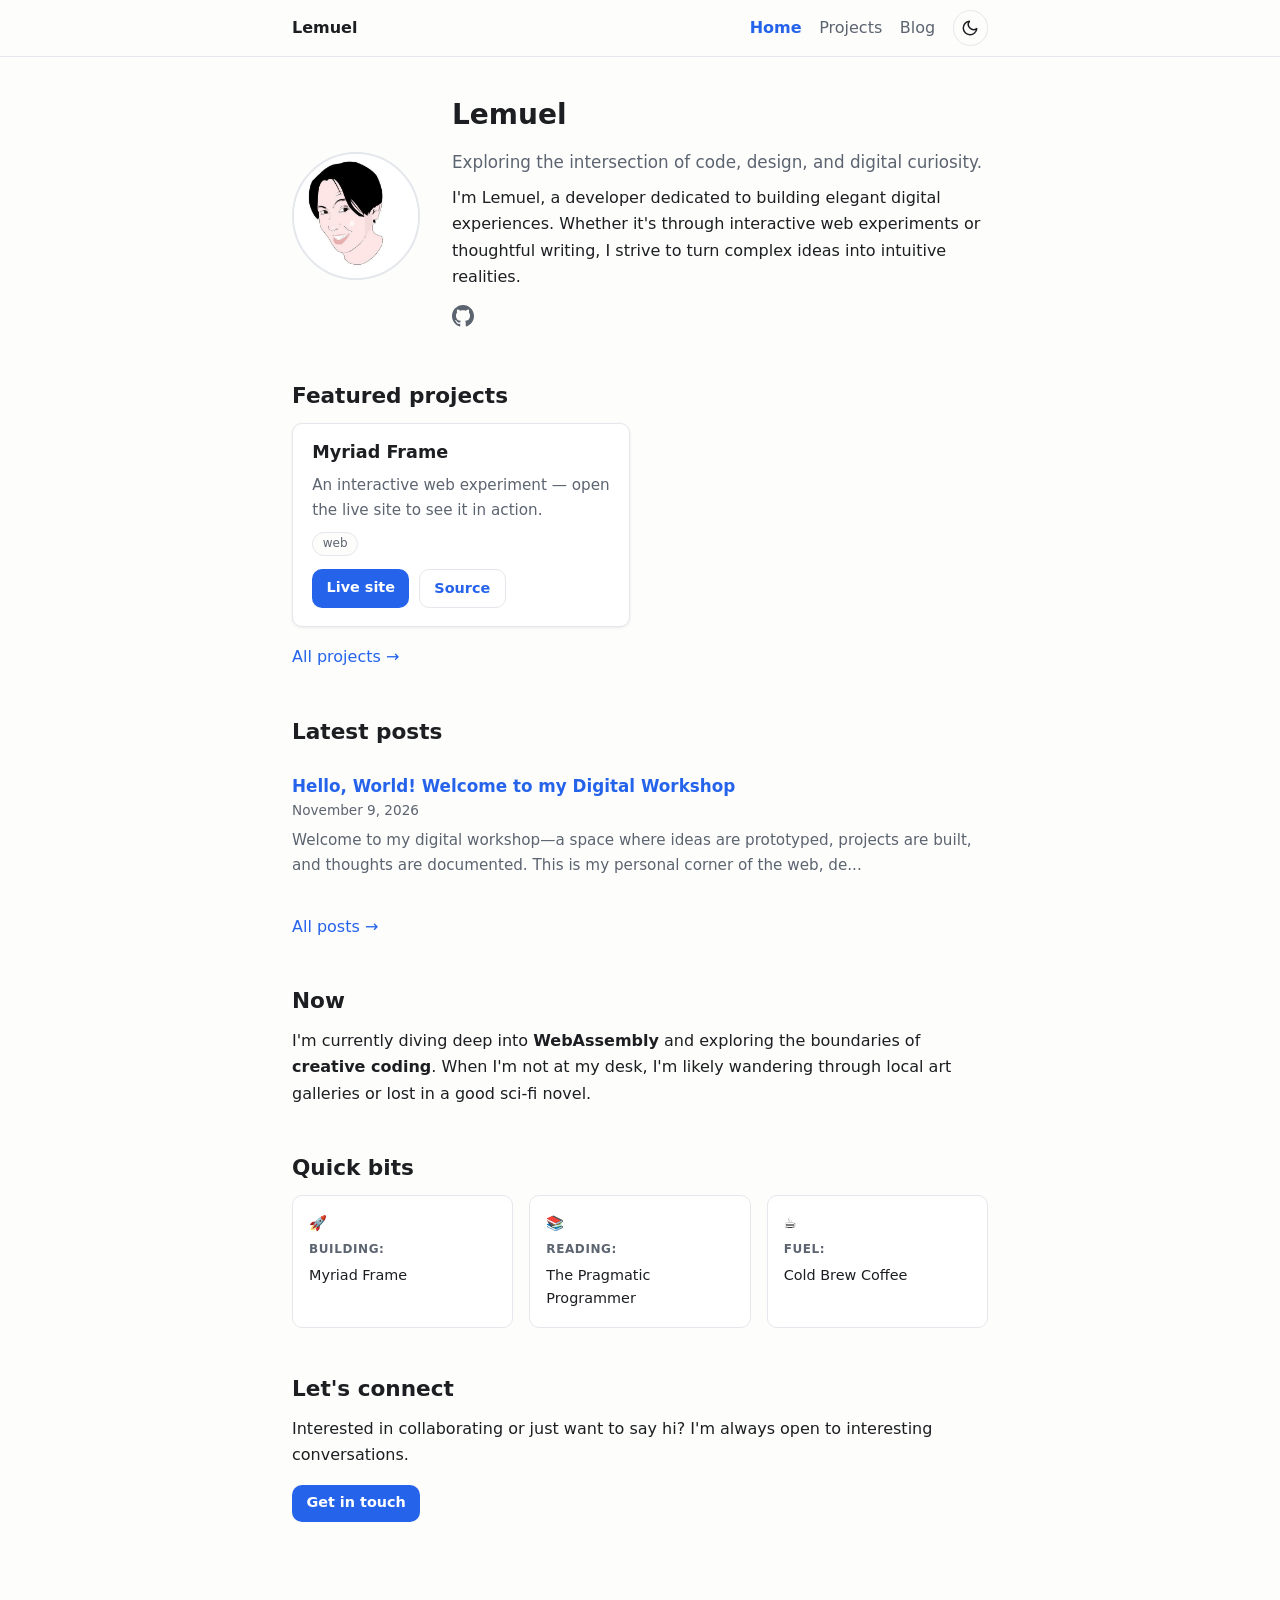
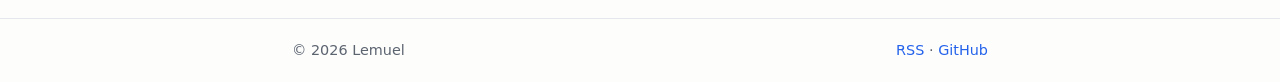
<file: index.html>
<!DOCTYPE html>
<html lang="en">
<head>
  <meta charset="utf-8">
  <meta name="viewport" content="width=device-width, initial-scale=1">

  <!-- Begin Jekyll SEO tag v2.9.1 -->
<title>Home | Lemuel</title>
<meta name="generator" content="Jekyll v4.4.1" />
<meta property="og:title" content="Home" />
<meta name="author" content="Lemuel" />
<meta property="og:locale" content="en" />
<meta name="description" content="Personal site of Lemuel — projects, writing, and experiments." />
<meta name="twitter:description" property="og:description" content="Personal site of Lemuel — projects, writing, and experiments." />
<link rel="canonical" href="https://lemuelmc.github.io/" />
<meta property="og:url" content="https://lemuelmc.github.io/" />
<meta property="og:site_name" content="Lemuel" />
<meta property="og:type" content="website" />
<meta name="twitter:card" content="summary" />
<meta name="twitter:title" content="Home" />
<script type="application/ld+json">
{"@context":"https://schema.org","@type":"WebSite","author":{"@type":"Person","name":"Lemuel","url":"https://github.com/lemuelmc"},"description":"Personal site of Lemuel — projects, writing, and experiments.","headline":"Home","name":"Lemuel","url":"https://lemuelmc.github.io/"}</script>
<!-- End Jekyll SEO tag -->

  <link type="application/atom+xml" rel="alternate" href="https://lemuelmc.github.io/feed.xml" title="Lemuel" />

  <link rel="icon" type="image/svg+xml" href="/assets/favicon.svg">
  <link rel="stylesheet" href="/assets/css/main.css">

  <script>
    // Set the theme before first paint to avoid a flash of the wrong theme.
    (function () {
      try {
        var theme = localStorage.getItem('theme');
        if (theme !== 'light' && theme !== 'dark') {
          theme = window.matchMedia('(prefers-color-scheme: dark)').matches ? 'dark' : 'light';
        }
        document.documentElement.setAttribute('data-theme', theme);
      } catch (e) { /* storage unavailable — fall back to CSS system preference */ }
    })();
  </script>
  <script src="/assets/js/theme.js" defer></script>
</head>
<body>
  <header class="site-header">
  <div class="container site-header__inner">
    <a class="site-header__brand" href="/">Lemuel</a>

    <nav class="site-nav" aria-label="Main navigation">
      <a href="/" class="is-active" aria-current="page">Home</a>
      <a href="/projects/">Projects</a>
      <a href="/blog/">Blog</a>

      <button id="theme-toggle" class="theme-toggle" type="button" aria-label="Toggle color theme" title="Toggle color theme">
  <!-- Sun: shown in dark mode, click switches to light -->
  <svg class="theme-toggle__icon theme-toggle__icon--sun" xmlns="http://www.w3.org/2000/svg" width="18" height="18" viewBox="0 0 24 24" fill="none" stroke="currentColor" stroke-width="2" stroke-linecap="round" stroke-linejoin="round" aria-hidden="true">
    <circle cx="12" cy="12" r="5"/>
    <line x1="12" y1="1" x2="12" y2="3"/>
    <line x1="12" y1="21" x2="12" y2="23"/>
    <line x1="4.22" y1="4.22" x2="5.64" y2="5.64"/>
    <line x1="18.36" y1="18.36" x2="19.78" y2="19.78"/>
    <line x1="1" y1="12" x2="3" y2="12"/>
    <line x1="21" y1="12" x2="23" y2="12"/>
    <line x1="4.22" y1="19.78" x2="5.64" y2="18.36"/>
    <line x1="18.36" y1="5.64" x2="19.78" y2="4.22"/>
  </svg>
  <!-- Moon: shown in light mode, click switches to dark -->
  <svg class="theme-toggle__icon theme-toggle__icon--moon" xmlns="http://www.w3.org/2000/svg" width="18" height="18" viewBox="0 0 24 24" fill="none" stroke="currentColor" stroke-width="2" stroke-linecap="round" stroke-linejoin="round" aria-hidden="true">
    <path d="M21 12.79A9 9 0 1 1 11.21 3 7 7 0 0 0 21 12.79z"/>
  </svg>
</button>

    </nav>
  </div>
</header>


  <main class="container">
    <section class="hero">
  <img class="hero__photo" src="/images/me.jpg" alt="Portrait of Lemuel" width="128" height="128">
  <div class="hero__text">
    <h1>Lemuel</h1>
    <p class="hero__tagline">Exploring the intersection of code, design, and digital curiosity.</p>
    <p class="hero__bio">I'm Lemuel, a developer dedicated to building elegant digital experiences. Whether it's through interactive web experiments or thoughtful writing, I strive to turn complex ideas into intuitive realities.</p>
    

<ul class="social-links">
  
  <li>
    <a href="https://github.com/lemuelmc" aria-label="GitHub" title="GitHub">
      <svg xmlns="http://www.w3.org/2000/svg" width="22" height="22" viewBox="0 0 24 24" fill="currentColor" aria-hidden="true">
        <path d="M12 0c-6.626 0-12 5.373-12 12 0 5.302 3.438 9.8 8.207 11.387.599.111.793-.261.793-.577v-2.234c-3.338.726-4.033-1.416-4.033-1.416-.546-1.387-1.333-1.756-1.333-1.756-1.089-.745.083-.729.083-.729 1.205.084 1.839 1.237 1.839 1.237 1.07 1.834 2.807 1.304 3.492.997.107-.775.418-1.305.762-1.604-2.665-.305-5.467-1.334-5.467-5.931 0-1.311.469-2.381 1.236-3.221-.124-.303-.535-1.524.117-3.176 0 0 1.008-.322 3.301 1.23.957-.266 1.983-.399 3.003-.404 1.02.005 2.047.138 3.006.404 2.291-1.552 3.297-1.23 3.297-1.23.653 1.653.242 2.874.118 3.176.77.84 1.235 1.911 1.235 3.221 0 4.609-2.807 5.624-5.479 5.921.43.372.823 1.102.823 2.222v3.293c0 .319.192.694.801.576 4.765-1.589 8.199-6.086 8.199-11.386 0-6.627-5.373-12-12-12z"/>
      </svg>
    </a>
  </li>
  
  
  
  
</ul>

  </div>
</section>

<section class="section">
  <h2>Featured projects</h2>
  <div class="project-grid">
    
    
    
<article class="project-card">
  <h3 class="project-card__title">
    
    <a href="https://lemuelmc.github.io/myriad-frame/" rel="noopener">Myriad Frame</a>
    
  </h3>

  <p class="project-card__description">An interactive web experiment — open the live site to see it in action.</p>

  
  <ul class="project-card__tags">
    
    <li>web</li>
    
  </ul>
  

  <div class="project-card__links">
    
    <a class="btn" href="https://lemuelmc.github.io/myriad-frame/" rel="noopener">Live site</a>
    
    
    <a class="btn btn--ghost" href="https://github.com/lemuelmc/myriad-frame" rel="noopener">Source</a>
    
  </div>
</article>

    
    
  </div>
  <p class="section__more"><a href="/projects/">All projects &rarr;</a></p>
</section>

<section class="section">
  <h2>Latest posts</h2>
  <ul class="post-list">
    
    <li class="post-list__item">
      <h3 class="post-list__title"><a href="/blog/2026/11/09/hello-and-welcome/">Hello, World! Welcome to my Digital Workshop</a></h3>
      <p class="post-list__meta"><time datetime="2026-11-09T12:00:00+08:00">November 9, 2026</time></p>
      <p class="post-list__excerpt">Welcome to my digital workshop—a space where ideas are prototyped, projects are built, and thoughts are documented. This is my personal corner of the web, de...</p>
    </li>
    
  </ul>
  <p class="section__more"><a href="/blog/">All posts &rarr;</a></p>
</section>

<section class="section">
  <h2>Now</h2>
  <p>
    I'm currently diving deep into <strong>WebAssembly</strong> and exploring the boundaries of <strong>creative coding</strong>.
    When I'm not at my desk, I'm likely wandering through local art galleries or lost in a good sci-fi novel.
  </p>
</section>

<section class="section">
  <h2>Quick bits</h2>
  <ul class="quick-bits">
    <li>🚀 <strong>Building:</strong> Myriad Frame</li>
    <li>📚 <strong>Reading:</strong> The Pragmatic Programmer</li>
    <li>☕ <strong>Fuel:</strong> Cold Brew Coffee</li>
  </ul>
</section>

<section class="section">
  <h2>Let's connect</h2>
  <p>Interested in collaborating or just want to say hi? I'm always open to interesting conversations.</p>
  <a href="mailto:lemuelmc@example.com" class="btn">Get in touch</a>
</section>


  </main>

  <footer class="site-footer">
  <div class="container site-footer__inner">
    <span>&copy; 2026 Lemuel</span>
    <span><a href="/feed.xml">RSS</a> &middot; <a href="https://github.com/lemuelmc">GitHub</a></span>
  </div>
</footer>

</body>
</html>
</file>
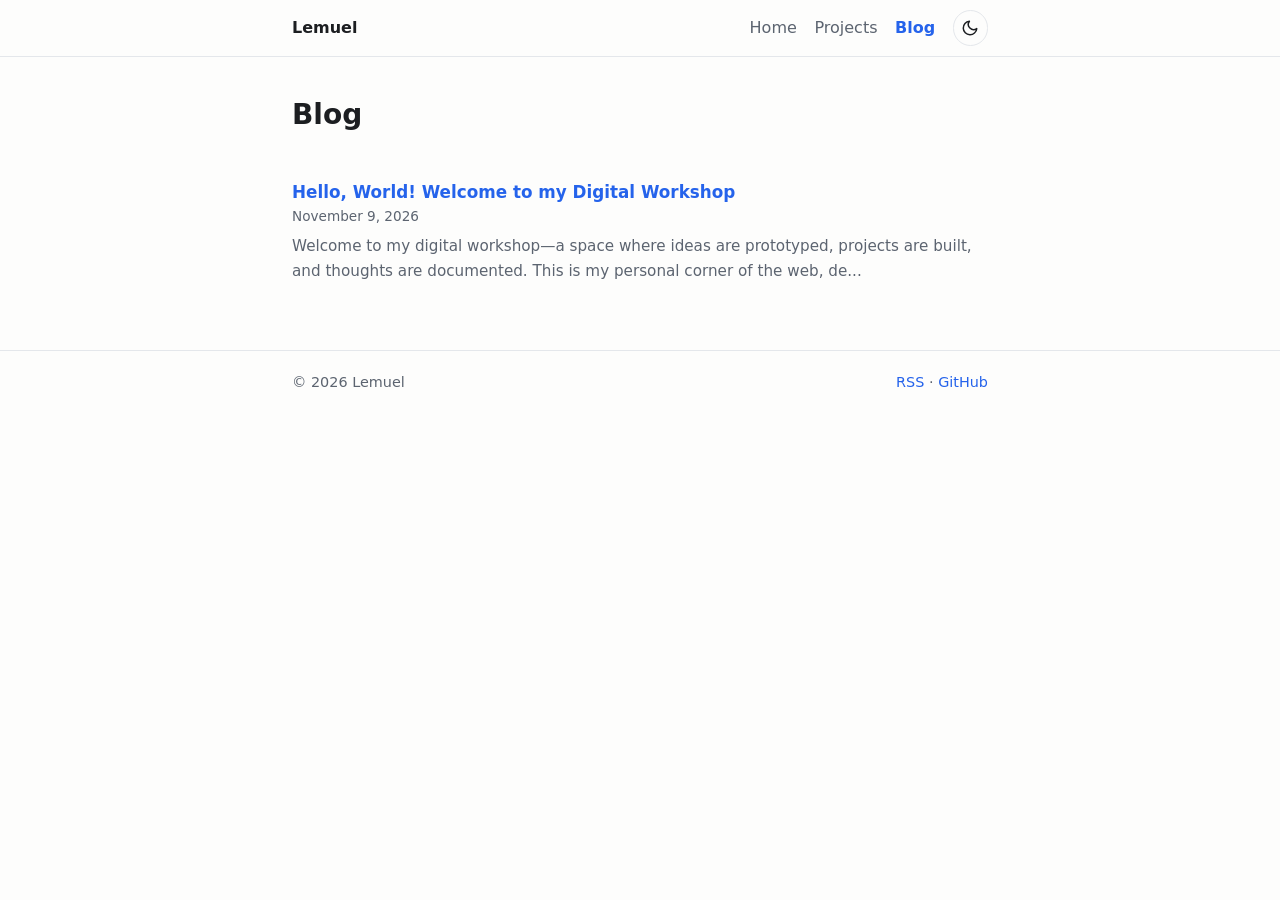
<file: blog/index.html>
<!DOCTYPE html>
<html lang="en">
<head>
  <meta charset="utf-8">
  <meta name="viewport" content="width=device-width, initial-scale=1">

  <!-- Begin Jekyll SEO tag v2.9.1 -->
<title>Blog | Lemuel</title>
<meta name="generator" content="Jekyll v4.4.1" />
<meta property="og:title" content="Blog" />
<meta name="author" content="Lemuel" />
<meta property="og:locale" content="en" />
<meta name="description" content="Personal site of Lemuel — projects, writing, and experiments." />
<meta name="twitter:description" property="og:description" content="Personal site of Lemuel — projects, writing, and experiments." />
<link rel="canonical" href="https://lemuelmc.github.io/blog/" />
<meta property="og:url" content="https://lemuelmc.github.io/blog/" />
<meta property="og:site_name" content="Lemuel" />
<meta property="og:type" content="website" />
<meta name="twitter:card" content="summary" />
<meta name="twitter:title" content="Blog" />
<script type="application/ld+json">
{"@context":"https://schema.org","@type":"WebPage","author":{"@type":"Person","name":"Lemuel","url":"https://github.com/lemuelmc"},"description":"Personal site of Lemuel — projects, writing, and experiments.","headline":"Blog","url":"https://lemuelmc.github.io/blog/"}</script>
<!-- End Jekyll SEO tag -->

  <link type="application/atom+xml" rel="alternate" href="https://lemuelmc.github.io/feed.xml" title="Lemuel" />

  <link rel="icon" type="image/svg+xml" href="/assets/favicon.svg">
  <link rel="stylesheet" href="/assets/css/main.css">

  <script>
    // Set the theme before first paint to avoid a flash of the wrong theme.
    (function () {
      try {
        var theme = localStorage.getItem('theme');
        if (theme !== 'light' && theme !== 'dark') {
          theme = window.matchMedia('(prefers-color-scheme: dark)').matches ? 'dark' : 'light';
        }
        document.documentElement.setAttribute('data-theme', theme);
      } catch (e) { /* storage unavailable — fall back to CSS system preference */ }
    })();
  </script>
  <script src="/assets/js/theme.js" defer></script>
</head>
<body>
  <header class="site-header">
  <div class="container site-header__inner">
    <a class="site-header__brand" href="/">Lemuel</a>

    <nav class="site-nav" aria-label="Main navigation">
      <a href="/">Home</a>
      <a href="/projects/">Projects</a>
      <a href="/blog/" class="is-active" aria-current="page">Blog</a>

      <button id="theme-toggle" class="theme-toggle" type="button" aria-label="Toggle color theme" title="Toggle color theme">
  <!-- Sun: shown in dark mode, click switches to light -->
  <svg class="theme-toggle__icon theme-toggle__icon--sun" xmlns="http://www.w3.org/2000/svg" width="18" height="18" viewBox="0 0 24 24" fill="none" stroke="currentColor" stroke-width="2" stroke-linecap="round" stroke-linejoin="round" aria-hidden="true">
    <circle cx="12" cy="12" r="5"/>
    <line x1="12" y1="1" x2="12" y2="3"/>
    <line x1="12" y1="21" x2="12" y2="23"/>
    <line x1="4.22" y1="4.22" x2="5.64" y2="5.64"/>
    <line x1="18.36" y1="18.36" x2="19.78" y2="19.78"/>
    <line x1="1" y1="12" x2="3" y2="12"/>
    <line x1="21" y1="12" x2="23" y2="12"/>
    <line x1="4.22" y1="19.78" x2="5.64" y2="18.36"/>
    <line x1="18.36" y1="5.64" x2="19.78" y2="4.22"/>
  </svg>
  <!-- Moon: shown in light mode, click switches to dark -->
  <svg class="theme-toggle__icon theme-toggle__icon--moon" xmlns="http://www.w3.org/2000/svg" width="18" height="18" viewBox="0 0 24 24" fill="none" stroke="currentColor" stroke-width="2" stroke-linecap="round" stroke-linejoin="round" aria-hidden="true">
    <path d="M21 12.79A9 9 0 1 1 11.21 3 7 7 0 0 0 21 12.79z"/>
  </svg>
</button>

    </nav>
  </div>
</header>


  <main class="container">
    <article class="page">
  <header class="page__header">
    <h1>Blog</h1>
  </header>
  
<ul class="post-list">
  
  <li class="post-list__item">
    <h2 class="post-list__title"><a href="/blog/2026/11/09/hello-and-welcome/">Hello, World! Welcome to my Digital Workshop</a></h2>
    <p class="post-list__meta"><time datetime="2026-11-09T12:00:00+08:00">November 9, 2026</time></p>
    <p class="post-list__excerpt">Welcome to my digital workshop—a space where ideas are prototyped, projects are built, and thoughts are documented. This is my personal corner of the web, de...</p>
  </li>
  
</ul>


</article>

  </main>

  <footer class="site-footer">
  <div class="container site-footer__inner">
    <span>&copy; 2026 Lemuel</span>
    <span><a href="/feed.xml">RSS</a> &middot; <a href="https://github.com/lemuelmc">GitHub</a></span>
  </div>
</footer>

</body>
</html>
</file>
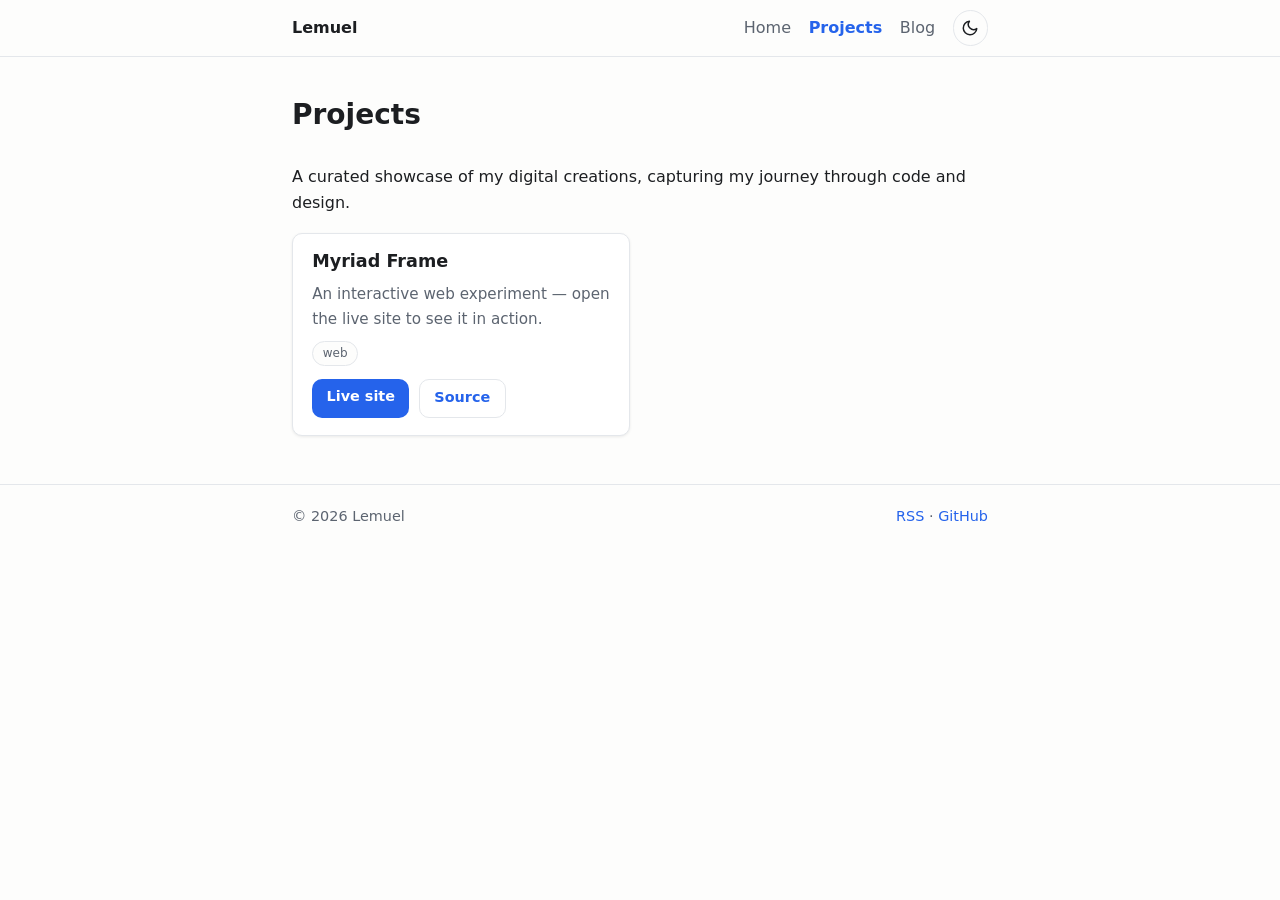
<file: projects/index.html>
<!DOCTYPE html>
<html lang="en">
<head>
  <meta charset="utf-8">
  <meta name="viewport" content="width=device-width, initial-scale=1">

  <!-- Begin Jekyll SEO tag v2.9.1 -->
<title>Projects | Lemuel</title>
<meta name="generator" content="Jekyll v4.4.1" />
<meta property="og:title" content="Projects" />
<meta name="author" content="Lemuel" />
<meta property="og:locale" content="en" />
<meta name="description" content="Personal site of Lemuel — projects, writing, and experiments." />
<meta name="twitter:description" property="og:description" content="Personal site of Lemuel — projects, writing, and experiments." />
<link rel="canonical" href="https://lemuelmc.github.io/projects/" />
<meta property="og:url" content="https://lemuelmc.github.io/projects/" />
<meta property="og:site_name" content="Lemuel" />
<meta property="og:type" content="website" />
<meta name="twitter:card" content="summary" />
<meta name="twitter:title" content="Projects" />
<script type="application/ld+json">
{"@context":"https://schema.org","@type":"WebPage","author":{"@type":"Person","name":"Lemuel","url":"https://github.com/lemuelmc"},"description":"Personal site of Lemuel — projects, writing, and experiments.","headline":"Projects","url":"https://lemuelmc.github.io/projects/"}</script>
<!-- End Jekyll SEO tag -->

  <link type="application/atom+xml" rel="alternate" href="https://lemuelmc.github.io/feed.xml" title="Lemuel" />

  <link rel="icon" type="image/svg+xml" href="/assets/favicon.svg">
  <link rel="stylesheet" href="/assets/css/main.css">

  <script>
    // Set the theme before first paint to avoid a flash of the wrong theme.
    (function () {
      try {
        var theme = localStorage.getItem('theme');
        if (theme !== 'light' && theme !== 'dark') {
          theme = window.matchMedia('(prefers-color-scheme: dark)').matches ? 'dark' : 'light';
        }
        document.documentElement.setAttribute('data-theme', theme);
      } catch (e) { /* storage unavailable — fall back to CSS system preference */ }
    })();
  </script>
  <script src="/assets/js/theme.js" defer></script>
</head>
<body>
  <header class="site-header">
  <div class="container site-header__inner">
    <a class="site-header__brand" href="/">Lemuel</a>

    <nav class="site-nav" aria-label="Main navigation">
      <a href="/">Home</a>
      <a href="/projects/" class="is-active" aria-current="page">Projects</a>
      <a href="/blog/">Blog</a>

      <button id="theme-toggle" class="theme-toggle" type="button" aria-label="Toggle color theme" title="Toggle color theme">
  <!-- Sun: shown in dark mode, click switches to light -->
  <svg class="theme-toggle__icon theme-toggle__icon--sun" xmlns="http://www.w3.org/2000/svg" width="18" height="18" viewBox="0 0 24 24" fill="none" stroke="currentColor" stroke-width="2" stroke-linecap="round" stroke-linejoin="round" aria-hidden="true">
    <circle cx="12" cy="12" r="5"/>
    <line x1="12" y1="1" x2="12" y2="3"/>
    <line x1="12" y1="21" x2="12" y2="23"/>
    <line x1="4.22" y1="4.22" x2="5.64" y2="5.64"/>
    <line x1="18.36" y1="18.36" x2="19.78" y2="19.78"/>
    <line x1="1" y1="12" x2="3" y2="12"/>
    <line x1="21" y1="12" x2="23" y2="12"/>
    <line x1="4.22" y1="19.78" x2="5.64" y2="18.36"/>
    <line x1="18.36" y1="5.64" x2="19.78" y2="4.22"/>
  </svg>
  <!-- Moon: shown in light mode, click switches to dark -->
  <svg class="theme-toggle__icon theme-toggle__icon--moon" xmlns="http://www.w3.org/2000/svg" width="18" height="18" viewBox="0 0 24 24" fill="none" stroke="currentColor" stroke-width="2" stroke-linecap="round" stroke-linejoin="round" aria-hidden="true">
    <path d="M21 12.79A9 9 0 1 1 11.21 3 7 7 0 0 0 21 12.79z"/>
  </svg>
</button>

    </nav>
  </div>
</header>


  <main class="container">
    <article class="page">
  <header class="page__header">
    <h1>Projects</h1>
  </header>
  <p>A curated showcase of my digital creations, capturing my journey through code and design.</p>

<div class="project-grid">
  
    
<article class="project-card">
  <h3 class="project-card__title">
    
    <a href="https://lemuelmc.github.io/myriad-frame/" rel="noopener">Myriad Frame</a>
    
  </h3>

  <p class="project-card__description">An interactive web experiment — open the live site to see it in action.</p>

  
  <ul class="project-card__tags">
    
    <li>web</li>
    
  </ul>
  

  <div class="project-card__links">
    
    <a class="btn" href="https://lemuelmc.github.io/myriad-frame/" rel="noopener">Live site</a>
    
    
    <a class="btn btn--ghost" href="https://github.com/lemuelmc/myriad-frame" rel="noopener">Source</a>
    
  </div>
</article>

  
</div>

</article>

  </main>

  <footer class="site-footer">
  <div class="container site-footer__inner">
    <span>&copy; 2026 Lemuel</span>
    <span><a href="/feed.xml">RSS</a> &middot; <a href="https://github.com/lemuelmc">GitHub</a></span>
  </div>
</footer>

</body>
</html>
</file>
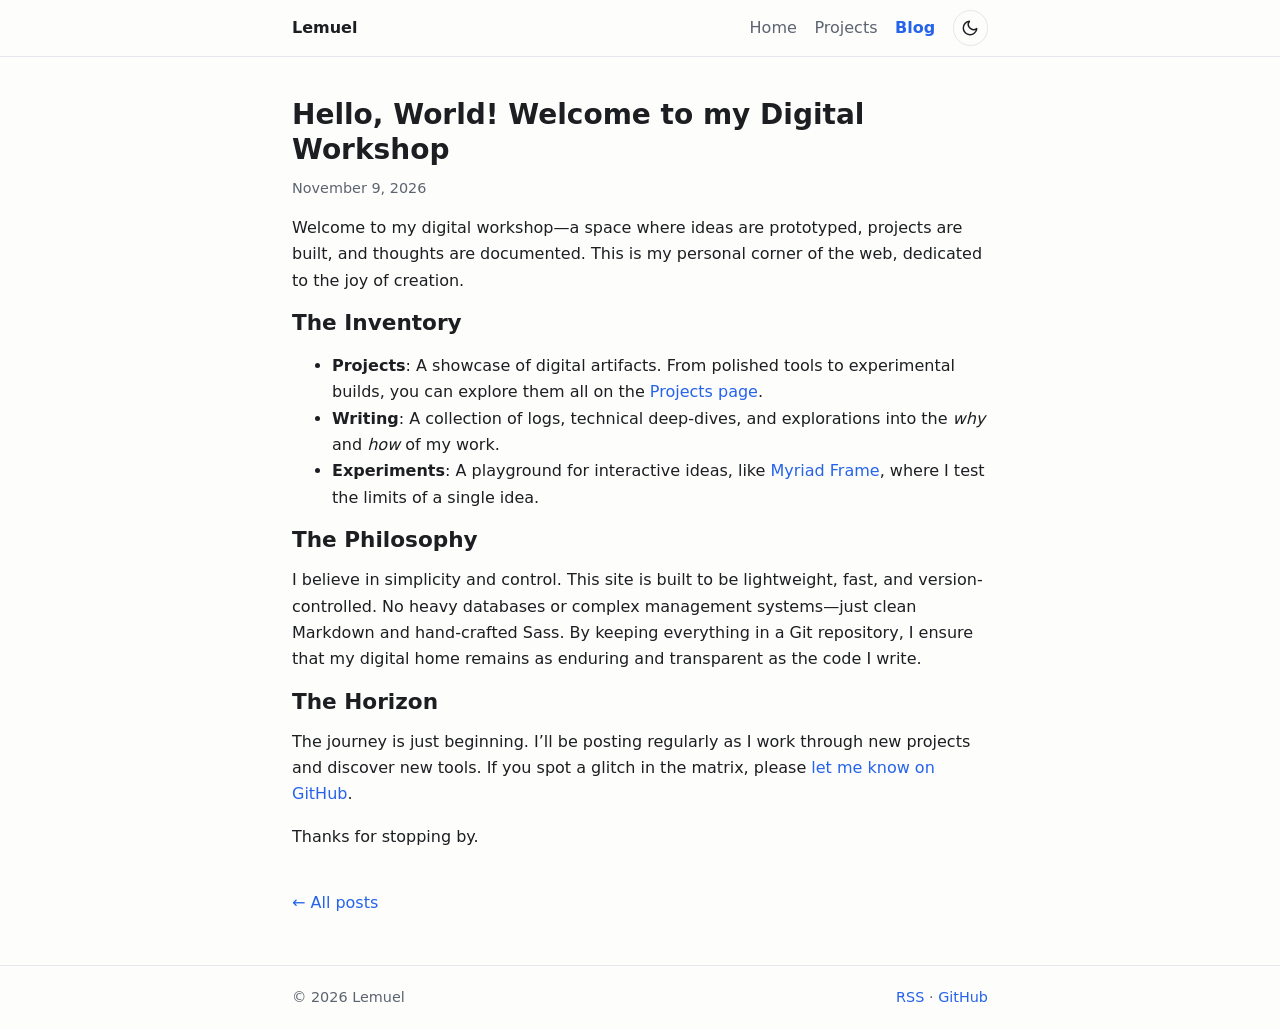
<file: blog/2026/11/09/hello-and-welcome/index.html>
<!DOCTYPE html>
<html lang="en">
<head>
  <meta charset="utf-8">
  <meta name="viewport" content="width=device-width, initial-scale=1">

  <!-- Begin Jekyll SEO tag v2.9.1 -->
<title>Hello, World! Welcome to my Digital Workshop | Lemuel</title>
<meta name="generator" content="Jekyll v4.4.1" />
<meta property="og:title" content="Hello, World! Welcome to my Digital Workshop" />
<meta name="author" content="Lemuel" />
<meta property="og:locale" content="en" />
<meta name="description" content="Welcome to my digital workshop—a space where ideas are prototyped, projects are built, and thoughts are documented. This is my personal corner of the web, dedicated to the joy of creation." />
<meta name="twitter:description" property="og:description" content="Welcome to my digital workshop—a space where ideas are prototyped, projects are built, and thoughts are documented. This is my personal corner of the web, dedicated to the joy of creation." />
<link rel="canonical" href="https://lemuelmc.github.io/blog/2026/11/09/hello-and-welcome/" />
<meta property="og:url" content="https://lemuelmc.github.io/blog/2026/11/09/hello-and-welcome/" />
<meta property="og:site_name" content="Lemuel" />
<meta property="og:type" content="article" />
<meta property="article:published_time" content="2026-11-09T12:00:00+08:00" />
<meta property="article:modified_time" content="2026-11-09T12:00:00+08:00" />
<meta name="twitter:card" content="summary" />
<meta name="twitter:title" content="Hello, World! Welcome to my Digital Workshop" />
<script type="application/ld+json">
{"@context":"https://schema.org","@type":"BlogPosting","author":{"@type":"Person","name":"Lemuel","url":"https://github.com/lemuelmc"},"dateModified":"2026-11-09T12:00:00+08:00","datePublished":"2026-11-09T12:00:00+08:00","description":"Welcome to my digital workshop—a space where ideas are prototyped, projects are built, and thoughts are documented. This is my personal corner of the web, dedicated to the joy of creation.","headline":"Hello, World! Welcome to my Digital Workshop","mainEntityOfPage":{"@type":"WebPage","@id":"https://lemuelmc.github.io/blog/2026/11/09/hello-and-welcome/"},"url":"https://lemuelmc.github.io/blog/2026/11/09/hello-and-welcome/"}</script>
<!-- End Jekyll SEO tag -->

  <link type="application/atom+xml" rel="alternate" href="https://lemuelmc.github.io/feed.xml" title="Lemuel" />

  <link rel="icon" type="image/svg+xml" href="/assets/favicon.svg">
  <link rel="stylesheet" href="/assets/css/main.css">

  <script>
    // Set the theme before first paint to avoid a flash of the wrong theme.
    (function () {
      try {
        var theme = localStorage.getItem('theme');
        if (theme !== 'light' && theme !== 'dark') {
          theme = window.matchMedia('(prefers-color-scheme: dark)').matches ? 'dark' : 'light';
        }
        document.documentElement.setAttribute('data-theme', theme);
      } catch (e) { /* storage unavailable — fall back to CSS system preference */ }
    })();
  </script>
  <script src="/assets/js/theme.js" defer></script>
</head>
<body>
  <header class="site-header">
  <div class="container site-header__inner">
    <a class="site-header__brand" href="/">Lemuel</a>

    <nav class="site-nav" aria-label="Main navigation">
      <a href="/">Home</a>
      <a href="/projects/">Projects</a>
      <a href="/blog/" class="is-active" aria-current="page">Blog</a>

      <button id="theme-toggle" class="theme-toggle" type="button" aria-label="Toggle color theme" title="Toggle color theme">
  <!-- Sun: shown in dark mode, click switches to light -->
  <svg class="theme-toggle__icon theme-toggle__icon--sun" xmlns="http://www.w3.org/2000/svg" width="18" height="18" viewBox="0 0 24 24" fill="none" stroke="currentColor" stroke-width="2" stroke-linecap="round" stroke-linejoin="round" aria-hidden="true">
    <circle cx="12" cy="12" r="5"/>
    <line x1="12" y1="1" x2="12" y2="3"/>
    <line x1="12" y1="21" x2="12" y2="23"/>
    <line x1="4.22" y1="4.22" x2="5.64" y2="5.64"/>
    <line x1="18.36" y1="18.36" x2="19.78" y2="19.78"/>
    <line x1="1" y1="12" x2="3" y2="12"/>
    <line x1="21" y1="12" x2="23" y2="12"/>
    <line x1="4.22" y1="19.78" x2="5.64" y2="18.36"/>
    <line x1="18.36" y1="5.64" x2="19.78" y2="4.22"/>
  </svg>
  <!-- Moon: shown in light mode, click switches to dark -->
  <svg class="theme-toggle__icon theme-toggle__icon--moon" xmlns="http://www.w3.org/2000/svg" width="18" height="18" viewBox="0 0 24 24" fill="none" stroke="currentColor" stroke-width="2" stroke-linecap="round" stroke-linejoin="round" aria-hidden="true">
    <path d="M21 12.79A9 9 0 1 1 11.21 3 7 7 0 0 0 21 12.79z"/>
  </svg>
</button>

    </nav>
  </div>
</header>


  <main class="container">
    <article class="post">
  <header class="post__header">
    <h1 class="post__title">Hello, World! Welcome to my Digital Workshop</h1>
    <p class="post__meta">
      <time datetime="2026-11-09T12:00:00+08:00">November 9, 2026</time>
    </p>
  </header>

  <div class="post__content">
    <p>Welcome to my digital workshop—a space where ideas are prototyped, projects are built, and thoughts are documented. This is my personal corner of the web, dedicated to the joy of creation.</p>

<h2 id="the-inventory">The Inventory</h2>

<ul>
  <li><strong>Projects</strong>: A showcase of digital artifacts. From polished tools to experimental builds, you can explore them all on the <a href="/projects/">Projects page</a>.</li>
  <li><strong>Writing</strong>: A collection of logs, technical deep-dives, and explorations into the <em>why</em> and <em>how</em> of my work.</li>
  <li><strong>Experiments</strong>: A playground for interactive ideas, like <a href="https://lemuelmc.github.io/myriad-frame/">Myriad Frame</a>, where I test the limits of a single idea.</li>
</ul>

<h2 id="the-philosophy">The Philosophy</h2>

<p>I believe in simplicity and control. This site is built to be lightweight, fast, and version-controlled. No heavy databases or complex management systems—just clean Markdown and hand-crafted Sass. By keeping everything in a Git repository, I ensure that my digital home remains as enduring and transparent as the code I write.</p>

<h2 id="the-horizon">The Horizon</h2>

<p>The journey is just beginning. I’ll be posting regularly as I work through new projects and discover new tools. If you spot a glitch in the matrix, please <a href="https://github.com/lemuelmc/lemuelmc.github.io">let me know on GitHub</a>.</p>

<p>Thanks for stopping by.</p>

  </div>

  <footer class="post__footer">
    <a href="/blog/">&larr; All posts</a>
  </footer>
</article>

  </main>

  <footer class="site-footer">
  <div class="container site-footer__inner">
    <span>&copy; 2026 Lemuel</span>
    <span><a href="/feed.xml">RSS</a> &middot; <a href="https://github.com/lemuelmc">GitHub</a></span>
  </div>
</footer>

</body>
</html>
</file>
<file: assets/css/main.css>
:root{color-scheme:light;--color-bg: #fdfdfc;--color-surface: #ffffff;--color-text: #1c1e21;--color-text-muted: #5c6470;--color-accent: #2563eb;--color-accent-contrast: #ffffff;--color-border: #e4e7eb;--font-sans: system-ui, -apple-system, "Segoe UI", Roboto, Helvetica, Arial, sans-serif;--font-mono: ui-monospace, SFMono-Regular, Menlo, Consolas, "Liberation Mono", monospace;--radius: 10px;--shadow: 0 1px 3px rgba(0, 0, 0, 0.08);--container: 46rem}[data-theme=dark]{color-scheme:dark;--color-bg: #101418;--color-surface: #171c22;--color-text: #e6e9ec;--color-text-muted: #9aa4af;--color-accent: #6ea8ff;--color-accent-contrast: #0b1220;--color-border: #2a323b;--shadow: 0 1px 3px rgba(0, 0, 0, 0.5)}@media(prefers-color-scheme: dark){:root:not([data-theme=light]){color-scheme:dark;--color-bg: #101418;--color-surface: #171c22;--color-text: #e6e9ec;--color-text-muted: #9aa4af;--color-accent: #6ea8ff;--color-accent-contrast: #0b1220;--color-border: #2a323b;--shadow: 0 1px 3px rgba(0, 0, 0, 0.5)}}*,*::before,*::after{box-sizing:border-box}html{-webkit-text-size-adjust:100%}body{margin:0;font-family:var(--font-sans);font-size:1rem;line-height:1.65;color:var(--color-text);background:var(--color-bg)}h1,h2,h3,h4{line-height:1.25;margin:0 0 .6em}h1{font-size:1.75rem}h2{font-size:1.35rem}h3{font-size:1.1rem}p{margin:0 0 1em}a{color:var(--color-accent);text-decoration:none}a:hover{text-decoration:underline}img{max-width:100%;display:block}code,pre{font-family:var(--font-mono)}code{background:var(--color-surface);border:1px solid var(--color-border);border-radius:4px;padding:.1em .35em;font-size:.9em}pre{background:var(--color-surface);border:1px solid var(--color-border);border-radius:var(--radius);padding:1em;overflow-x:auto}pre code{background:none;border:none;padding:0;font-size:.9em}blockquote{margin:0 0 1em;padding:0 1em;border-left:3px solid var(--color-border);color:var(--color-text-muted)}hr{border:0;border-top:1px solid var(--color-border);margin:2em 0}:focus-visible{outline:2px solid var(--color-accent);outline-offset:2px}.container{max-width:var(--container);margin:0 auto;padding:0 1.25rem}main.container{padding-top:2.5rem;padding-bottom:3rem}.site-header{border-bottom:1px solid var(--color-border)}.site-header__inner{display:flex;align-items:center;justify-content:space-between;flex-wrap:wrap;gap:.5rem 1rem;min-height:3.5rem}.site-header__brand{font-weight:700;color:var(--color-text)}.site-header__brand:hover{text-decoration:none;color:var(--color-accent)}.site-nav{display:flex;align-items:center;gap:1.1rem}.site-nav a{color:var(--color-text-muted)}.site-nav a:hover{color:var(--color-text);text-decoration:none}.site-nav a.is-active{color:var(--color-accent);font-weight:600}.hero{display:flex;align-items:center;gap:2rem;margin-bottom:3rem}.hero__photo{width:128px;height:128px;border-radius:50%;object-fit:cover;border:2px solid var(--color-border);flex-shrink:0}.hero__tagline{color:var(--color-text-muted);font-size:1.05rem;margin-bottom:.5em}.hero__bio{margin-bottom:.9em}@media(max-width: 480px){.hero{flex-direction:column;align-items:flex-start}}.section{margin-bottom:3rem}.section__more{margin-top:1.1rem}.page__header{margin-bottom:2rem}.site-footer{border-top:1px solid var(--color-border)}.site-footer__inner{display:flex;justify-content:space-between;flex-wrap:wrap;gap:.5rem 1rem;padding-top:1.25rem;padding-bottom:1.25rem;color:var(--color-text-muted);font-size:.9rem}.btn{display:inline-block;padding:.45em 1em;border-radius:var(--radius);background:var(--color-accent);color:var(--color-accent-contrast);font-weight:600;font-size:.9rem}.btn:hover{text-decoration:none;filter:brightness(1.08)}.btn--ghost{background:rgba(0,0,0,0);color:var(--color-accent);border:1px solid var(--color-border)}.btn--ghost:hover{border-color:var(--color-accent);filter:none}.project-grid{display:grid;grid-template-columns:repeat(auto-fill, minmax(16rem, 1fr));gap:1.25rem}.project-card{display:flex;flex-direction:column;gap:.55rem;background:var(--color-surface);border:1px solid var(--color-border);border-radius:var(--radius);padding:1.1rem 1.2rem;box-shadow:var(--shadow)}.project-card__title{margin:0;font-size:1.1rem}.project-card__title a{color:var(--color-text)}.project-card__title a:hover{color:var(--color-accent);text-decoration:none}.project-card__description{margin:0;color:var(--color-text-muted);font-size:.95rem;flex-grow:1}.project-card__tags{list-style:none;display:flex;flex-wrap:wrap;gap:.4rem;margin:0;padding:0}.project-card__tags li{font-size:.75rem;background:var(--color-bg);border:1px solid var(--color-border);border-radius:999px;padding:.1rem .6rem;color:var(--color-text-muted)}.project-card__links{display:flex;flex-wrap:wrap;gap:.6rem;margin-top:.25rem}.theme-toggle{display:inline-flex;align-items:center;justify-content:center;width:2.2rem;height:2.2rem;padding:0;border-radius:50%;border:1px solid var(--color-border);background:rgba(0,0,0,0);color:var(--color-text);cursor:pointer}.theme-toggle:hover{border-color:var(--color-accent);color:var(--color-accent)}.theme-toggle__icon--sun{display:none}.theme-toggle__icon--moon{display:block}[data-theme=dark] .theme-toggle__icon--sun{display:block}[data-theme=dark] .theme-toggle__icon--moon{display:none}.social-links{list-style:none;display:flex;gap:.8rem;margin:0;padding:0}.social-links a{display:inline-flex;color:var(--color-text-muted)}.social-links a:hover{color:var(--color-accent)}.post-list{list-style:none;margin:0;padding:0}.post-list__item{padding:1.1rem 0;border-bottom:1px solid var(--color-border)}.post-list__item:last-child{border-bottom:none}.post-list__title{margin:0 0 .15rem;font-size:1.05rem}.post-list__meta{margin:0;color:var(--color-text-muted);font-size:.85rem}.post-list__excerpt{margin:.4rem 0 0;color:var(--color-text-muted);font-size:.95rem}.post__meta{color:var(--color-text-muted);font-size:.9rem;margin-top:-0.5em}.post__footer{margin-top:2.5rem}.quick-bits{list-style:none;padding:0;margin:0;display:grid;grid-template-columns:repeat(auto-fit, minmax(150px, 1fr));gap:1rem}.quick-bits li{background:var(--color-surface);border:1px solid var(--color-border);padding:1rem;border-radius:var(--radius);font-size:.9rem;display:flex;flex-direction:column;gap:.25rem}.quick-bits strong{display:block;font-size:.75rem;text-transform:uppercase;letter-spacing:.05em;color:var(--color-text-muted)}/*# sourceMappingURL=main.css.map */
</file>
